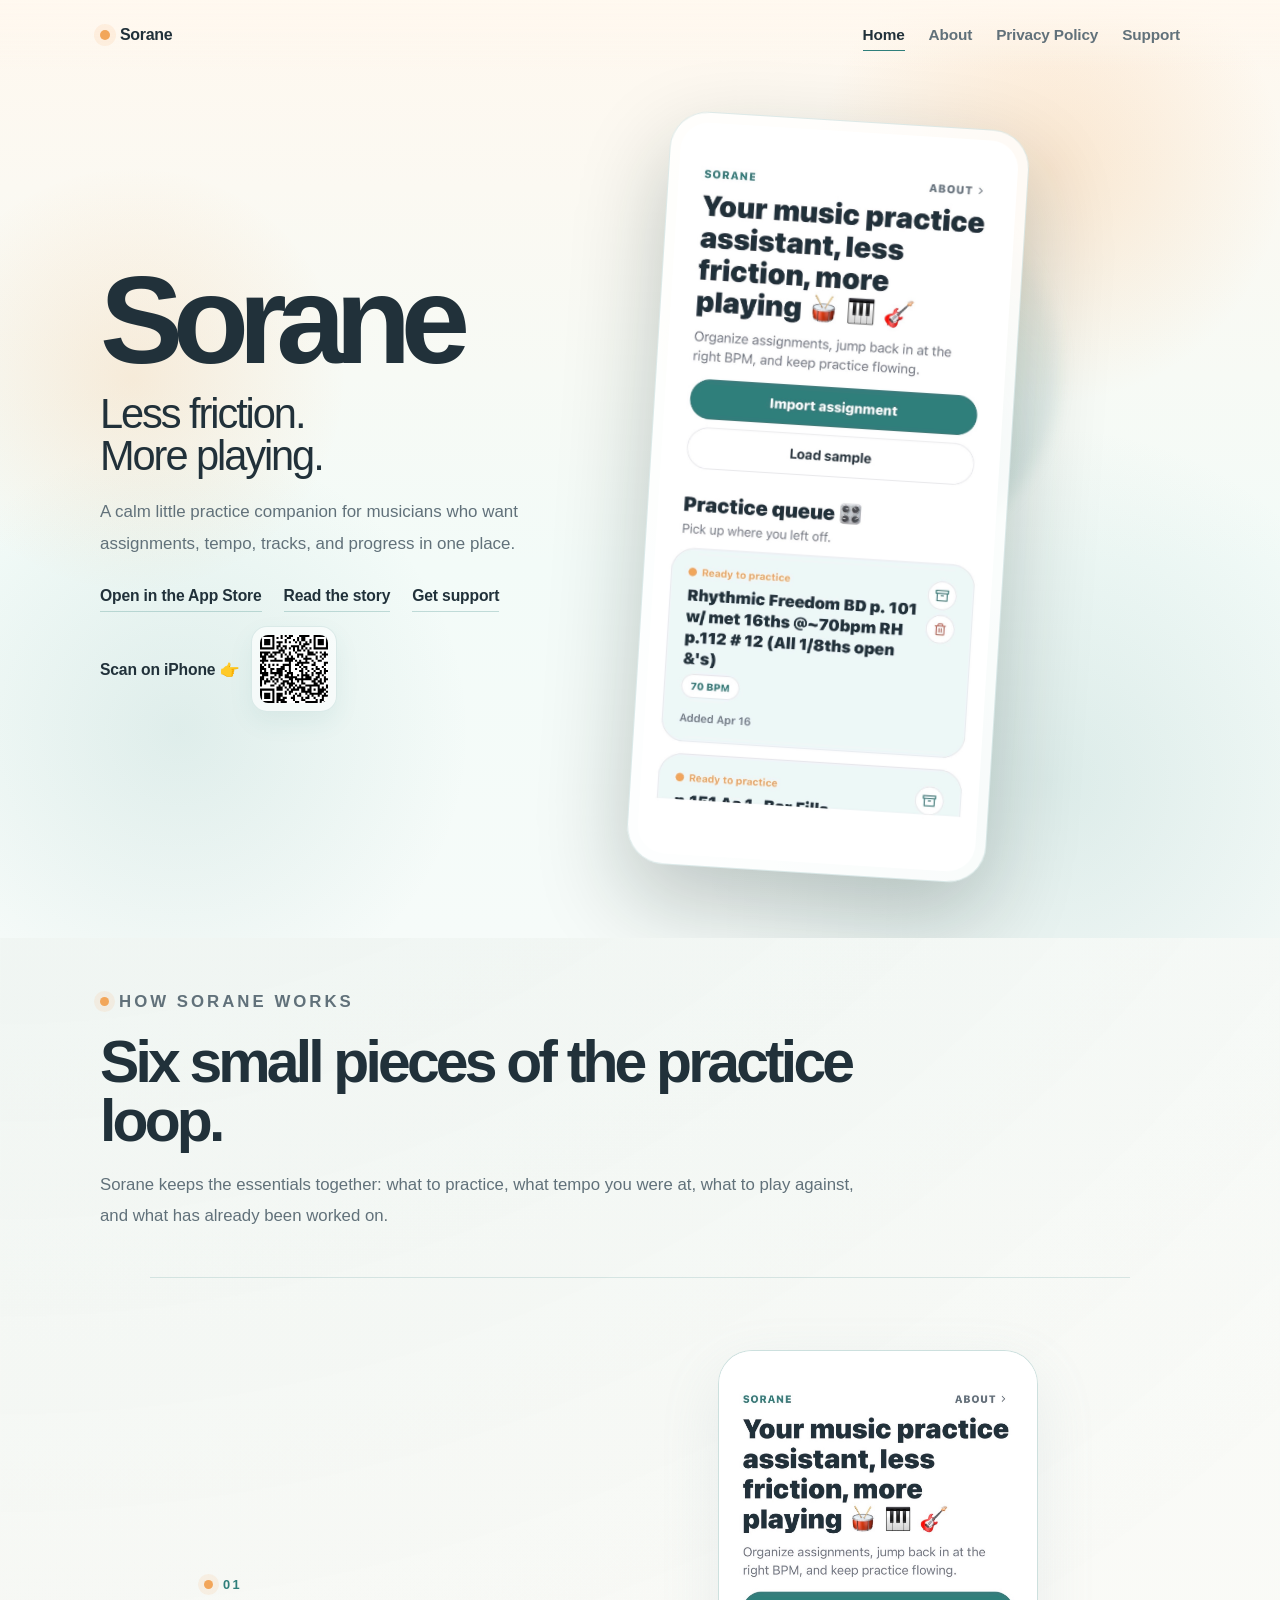
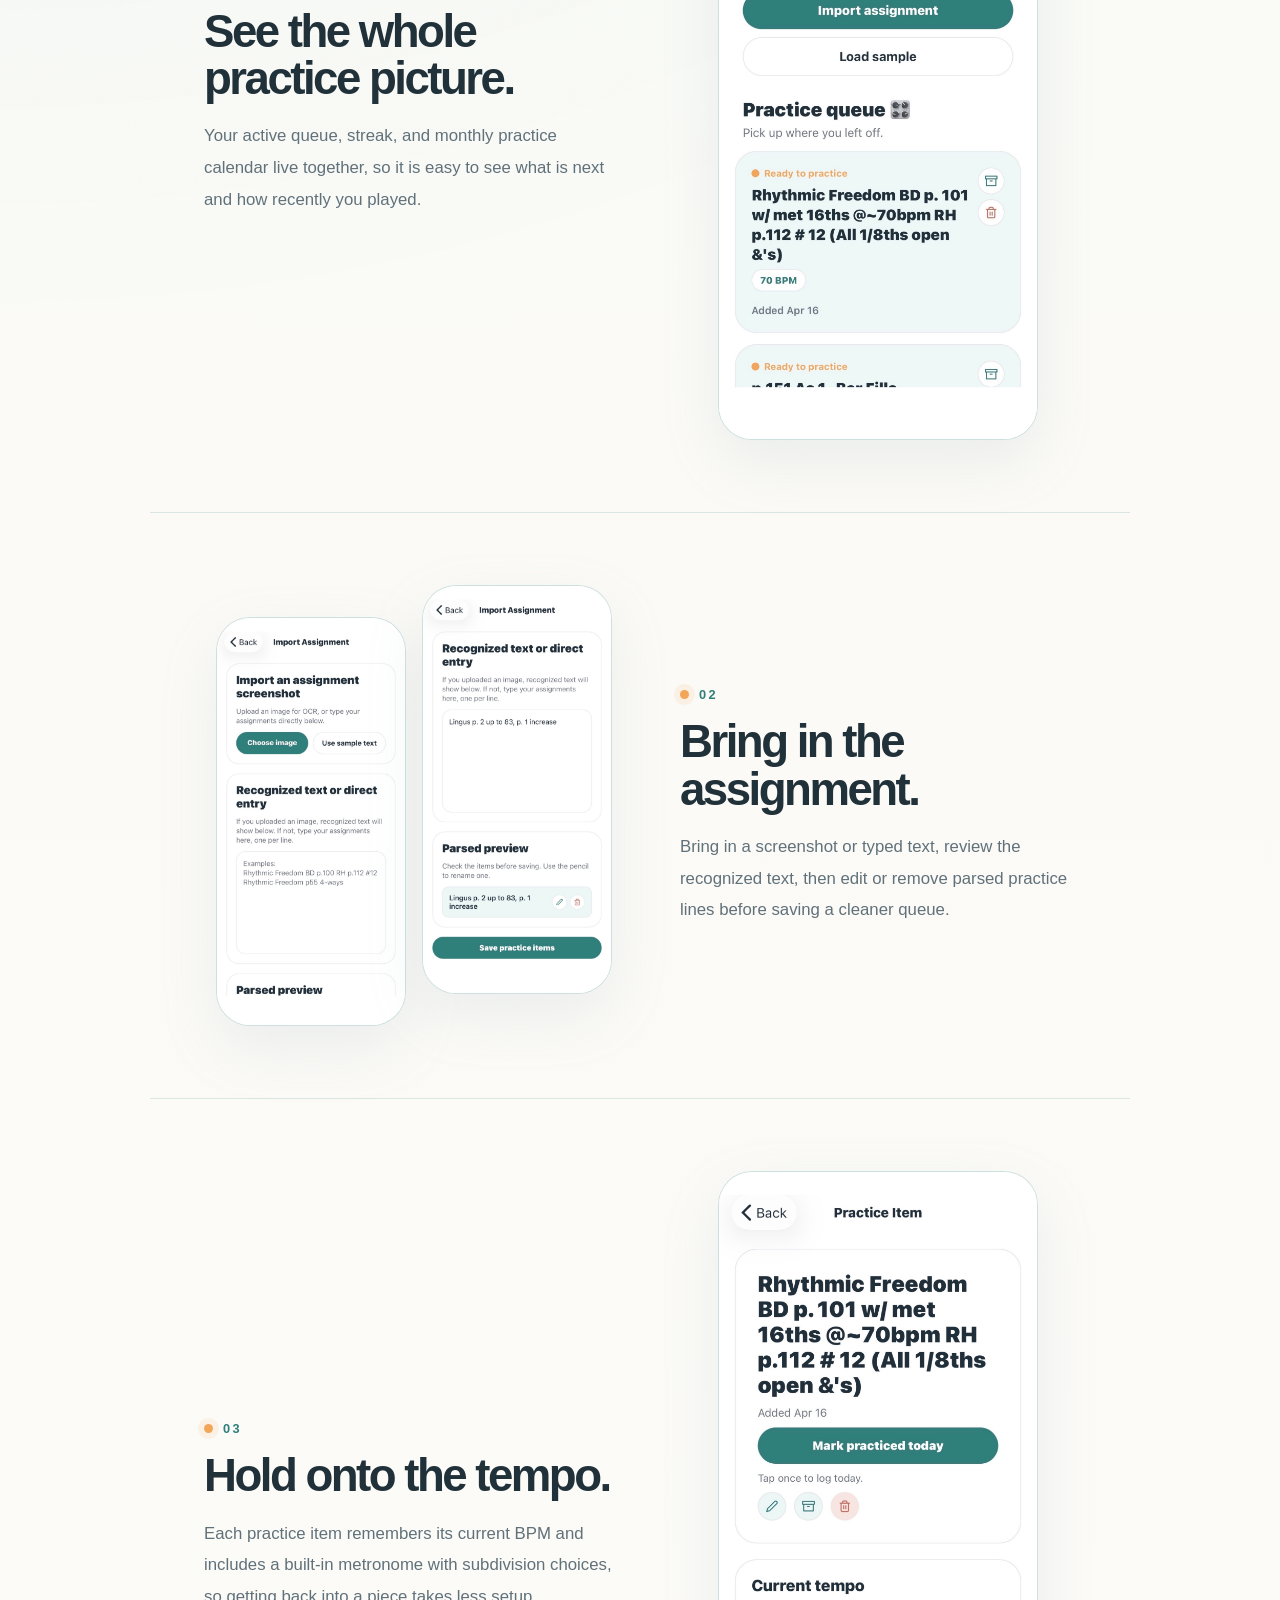
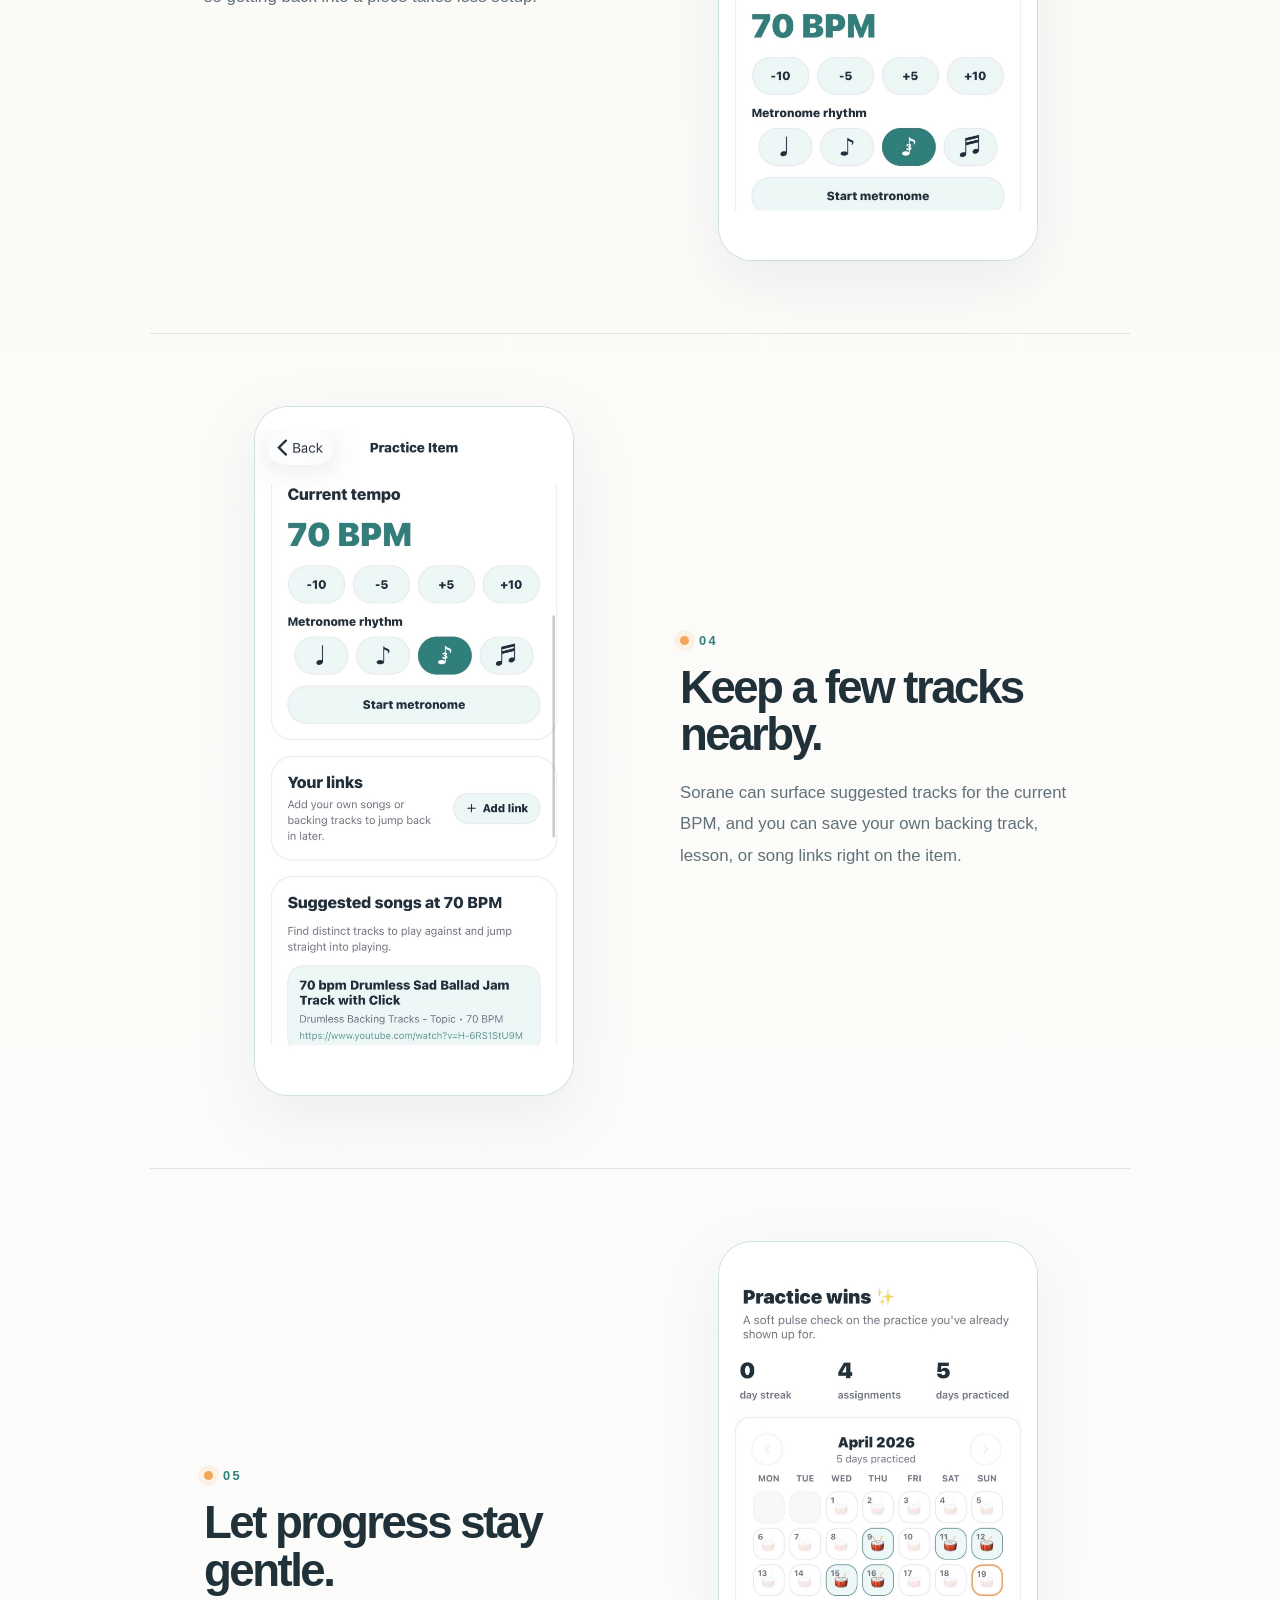
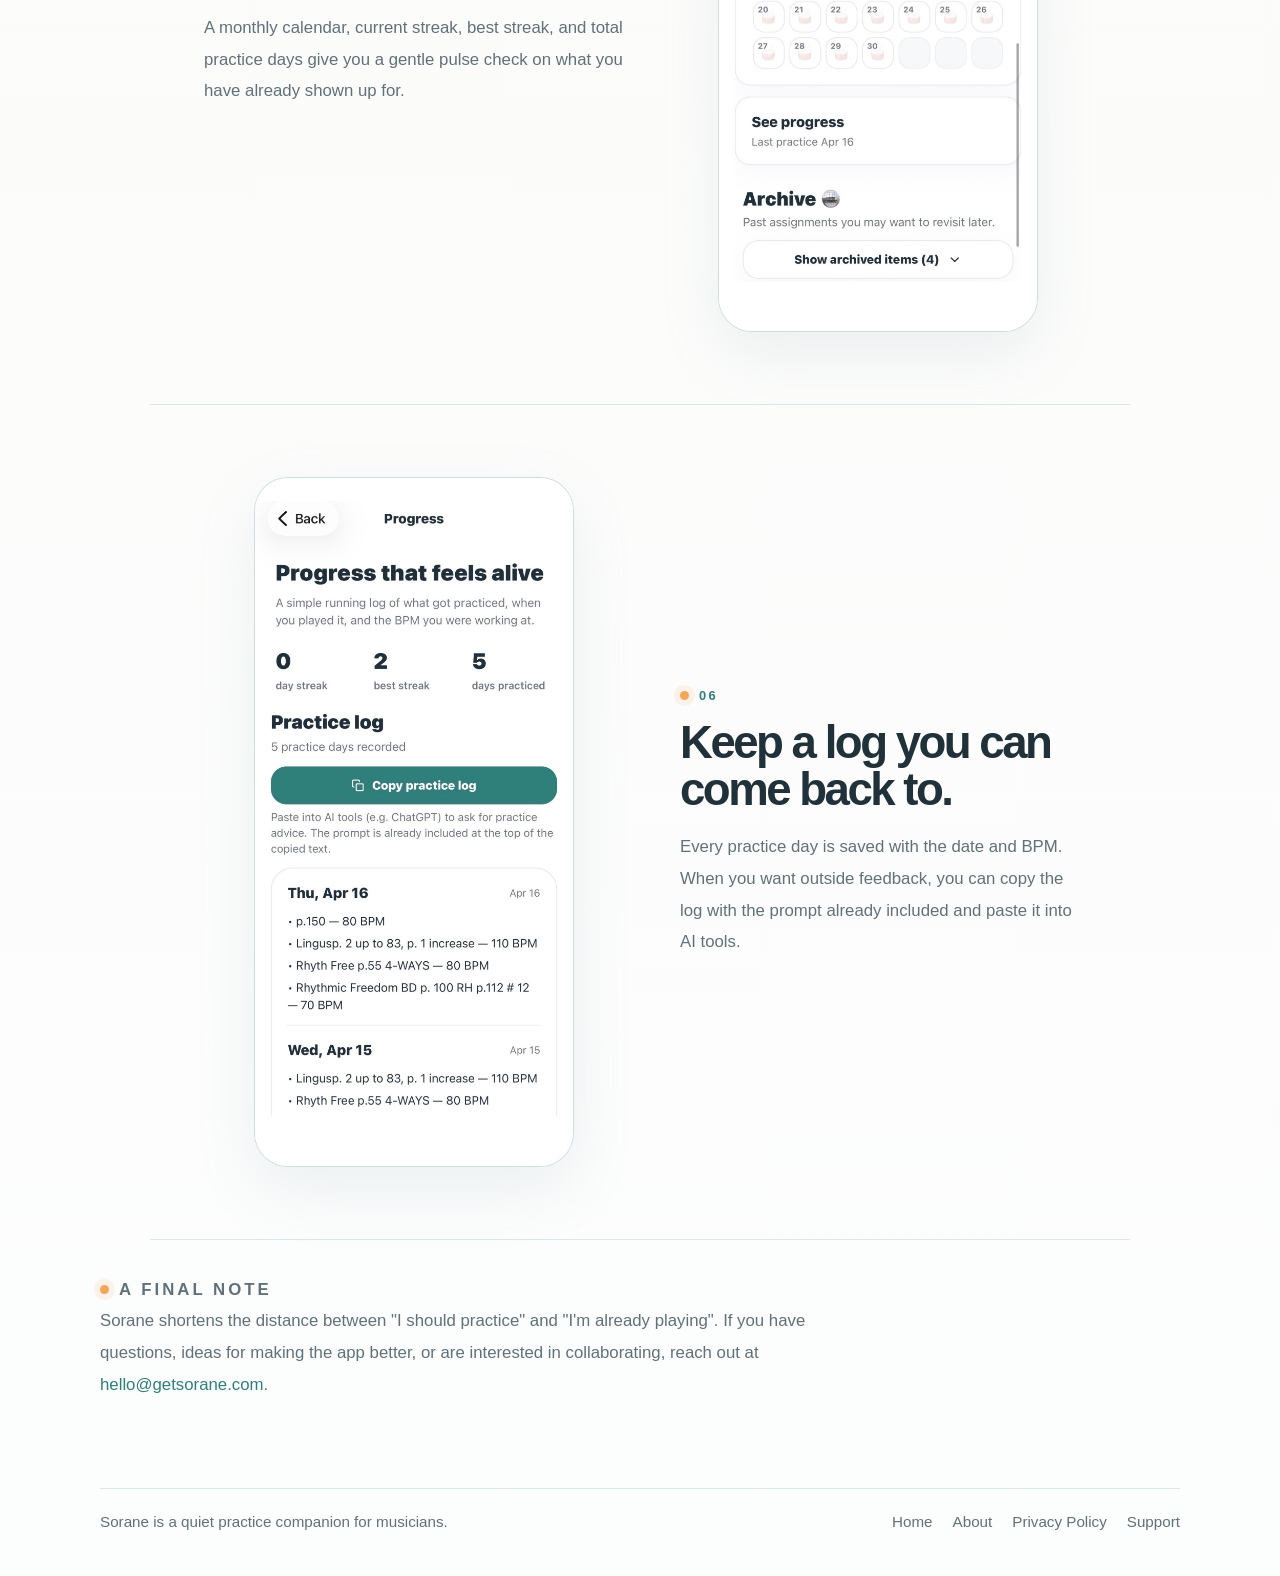
<file: index.html>
<!doctype html>
<html lang="en">
  <head>
    <meta charset="utf-8" />
    <meta name="viewport" content="width=device-width, initial-scale=1" />
    <title>Sorane | Less Friction. More Playing.</title>
    <meta
      name="description"
      content="Sorane is a local-first iPhone practice companion for musicians who want assignments, BPM context, tracks, and progress in one calm place."
    />
    <link rel="stylesheet" href="./styles.css?v=20260624-2" />
    <script src="./site.js?v=20260624-2" defer></script>
  </head>
  <body class="home-page">
    <header class="topbar">
      <div class="site-shell">
        <div class="nav-card">
          <a class="brand" href="./index.html">
            <span class="brand-mark" aria-hidden="true"></span>
            <span>Sorane</span>
          </a>
          <nav class="nav-links" aria-label="Primary">
            <a class="nav-link" href="./index.html" aria-current="page">Home</a>
            <a class="nav-link" href="./about.html">About</a>
            <a class="nav-link" href="./privacy.html">Privacy Policy</a>
            <a class="nav-link" href="./support.html">Support</a>
          </nav>
        </div>
      </div>
    </header>

    <main>
      <section class="poster-hero">
        <div class="poster-hero-inner">
          <div class="poster-copy">
            <h1 class="hero-name">Sorane</h1>
            <p class="hero-tagline">Less friction. More playing.</p>
            <p class="hero-copy">
              A calm little practice companion for musicians who want assignments, tempo, tracks,
              and progress in one place.
            </p>
            <p class="hero-links">
              <a href="https://apps.apple.com/us/app/sorane-music-practice/id6761887456?uo=4">Open in the App Store</a>
              <a href="./about.html">Read the story</a>
              <a href="./support.html">Get support</a>
              <span class="hero-qr-link" aria-label="Scan QR code on iPhone">
                <span class="hero-qr-label">Scan on iPhone <span aria-hidden="true">👉</span></span>
                <span class="hero-qr-tile">
                  <img
                    src="./Assets/app-store-qr.svg"
                    width="78"
                    height="78"
                    alt="QR code for Sorane on the App Store"
                  />
                </span>
              </span>
            </p>
          </div>

          <div class="poster-visual" aria-hidden="true">
            <div class="poster-glow"></div>
            <figure class="poster-shot">
              <img src="./Assets/app-store-connect-1242x2688/home_header_1.jpg" alt="" />
            </figure>
          </div>
        </div>
      </section>

      <div class="site-shell page">
        <section class="story-intro" data-reveal>
          <p class="section-kicker">How Sorane works</p>
          <h2>Six small pieces of the practice loop.</h2>
          <p>
            Sorane keeps the essentials together: what to practice, what tempo you were at, what
            to play against, and what has already been worked on.
          </p>
        </section>

        <div class="feature-track">
          <section class="feature-block" data-reveal>
            <div class="feature-copy">
              <p class="feature-number">01</p>
              <h3 class="feature-title">See the whole practice picture.</h3>
              <p class="feature-text">
                Your active queue, streak, and monthly practice calendar live together, so it is
                easy to see what is next and how recently you played.
              </p>
            </div>
            <div class="feature-visual">
              <figure class="screenshot">
                <img
                  src="./Assets/app-store-connect-1242x2688/home_header_1.jpg"
                  alt="Sorane home screen showing the practice queue, streak, and practice calendar."
                  loading="lazy"
                />
              </figure>
            </div>
          </section>

          <section class="feature-block reverse" data-reveal>
            <div class="feature-copy">
              <p class="feature-number">02</p>
              <h3 class="feature-title">Bring in the assignment.</h3>
              <p class="feature-text">
                Bring in a screenshot or typed text, review the recognized text, then edit or
                remove parsed practice lines before saving a cleaner queue.
              </p>
            </div>
            <div class="feature-visual">
              <div class="screenshot-pair">
                <figure class="screenshot">
                  <img
                    src="./Assets/app-store-connect-1242x2688/import_assignment_2.jpg"
                    alt="Sorane import screen showing OCR text review and parsed practice items."
                    loading="lazy"
                  />
                </figure>
                <figure class="screenshot">
                  <img
                    src="./Assets/app-store-connect-1242x2688/backup_import_assignment.jpg"
                    alt="Sorane import screen with typed assignment text ready to save."
                    loading="lazy"
                  />
                </figure>
              </div>
            </div>
          </section>

          <section class="feature-block" data-reveal>
            <div class="feature-copy">
              <p class="feature-number">03</p>
              <h3 class="feature-title">Hold onto the tempo.</h3>
              <p class="feature-text">
                Each practice item remembers its current BPM and includes a built-in metronome with
                subdivision choices, so getting back into a piece takes less setup.
              </p>
            </div>
            <div class="feature-visual">
              <figure class="screenshot">
                <img
                  src="./Assets/app-store-connect-1242x2688/metronome_3.jpg"
                  alt="Sorane practice item screen with BPM controls and built-in metronome."
                  loading="lazy"
                />
              </figure>
            </div>
          </section>

          <section class="feature-block reverse" data-reveal>
            <div class="feature-copy">
              <p class="feature-number">04</p>
              <h3 class="feature-title">Keep a few tracks nearby.</h3>
              <p class="feature-text">
                Sorane can surface suggested tracks for the current BPM, and you can save your own
                backing track, lesson, or song links right on the item.
              </p>
            </div>
            <div class="feature-visual">
              <figure class="screenshot">
                <img
                  src="./Assets/app-store-connect-1242x2688/suggested_songs_4.jpg"
                  alt="Sorane practice item screen showing suggested songs and saved practice links."
                  loading="lazy"
                />
              </figure>
            </div>
          </section>

          <section class="feature-block" data-reveal>
            <div class="feature-copy">
              <p class="feature-number">05</p>
              <h3 class="feature-title">Let progress stay gentle.</h3>
              <p class="feature-text">
                A monthly calendar, current streak, best streak, and total practice days give you a
                gentle pulse check on what you have already shown up for.
              </p>
            </div>
            <div class="feature-visual">
              <figure class="screenshot">
                <img
                  src="./Assets/app-store-connect-1242x2688/track_progress_5.jpg"
                  alt="Sorane progress screen showing streaks, practice totals, and the calendar log."
                  loading="lazy"
                />
              </figure>
            </div>
          </section>

          <section class="feature-block reverse" data-reveal>
            <div class="feature-copy">
              <p class="feature-number">06</p>
              <h3 class="feature-title">Keep a log you can come back to.</h3>
              <p class="feature-text">
                Every practice day is saved with the date and BPM. When you want outside feedback,
                you can copy the log with the prompt already included and paste it into AI tools.
              </p>
            </div>
            <div class="feature-visual">
              <figure class="screenshot">
                <img
                  src="./Assets/app-store-connect-1242x2688/practice_log_6.jpg"
                  alt="Sorane practice log screen showing dated entries and a copy practice log action."
                  loading="lazy"
                />
              </figure>
            </div>
          </section>
        </div>

        <section class="closing-note" data-reveal>
          <p class="section-kicker">A final note</p>
          <p>
            Sorane shortens the distance between "I should practice" and "I&apos;m already
            playing". If you have questions, ideas for making the app better, or are interested in
            collaborating, reach out at
            <a href="mailto:hello@getsorane.com">hello@getsorane.com</a>.
          </p>
        </section>
      </div>
    </main>

    <footer class="site-shell footer">
      <p>Sorane is a quiet practice companion for musicians.</p>
      <div class="footer-links">
        <a href="./index.html">Home</a>
        <a href="./about.html">About</a>
        <a href="./privacy.html">Privacy Policy</a>
        <a href="./support.html">Support</a>
      </div>
    </footer>
  </body>
</html>
</file>
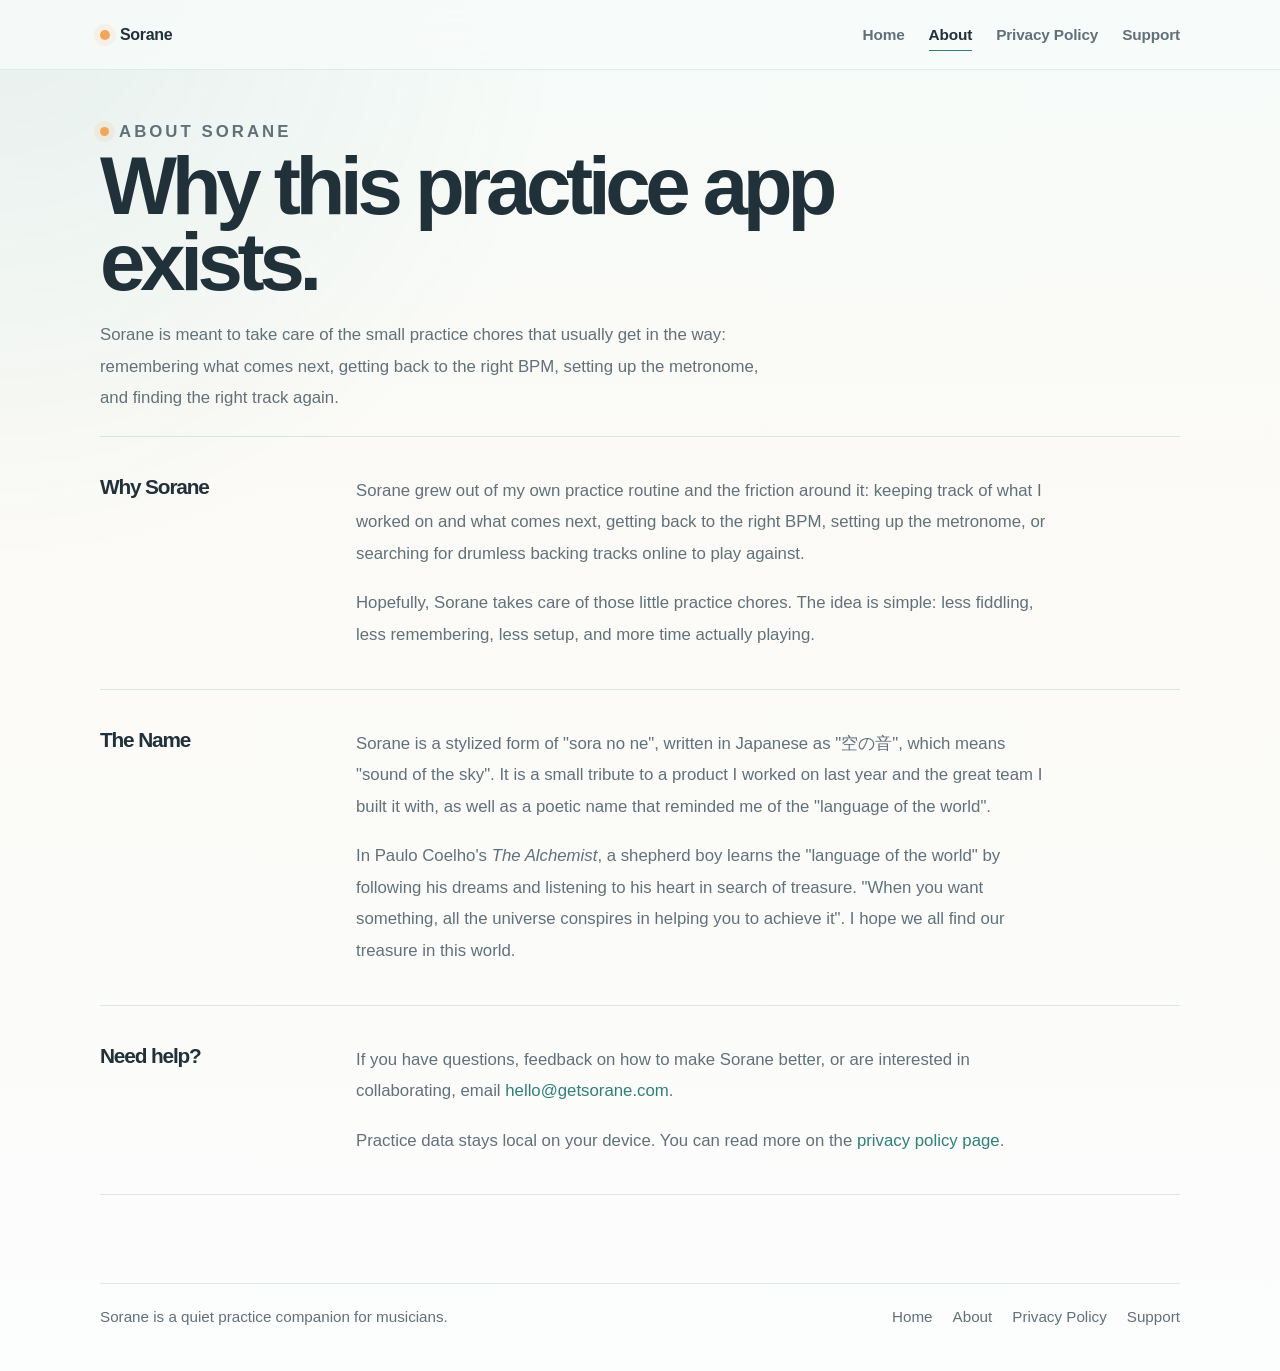
<file: about.html>
<!doctype html>
<html lang="en">
  <head>
    <meta charset="utf-8" />
    <meta name="viewport" content="width=device-width, initial-scale=1" />
    <title>About Sorane</title>
    <meta name="description" content="Learn why Sorane exists and where the name comes from." />
    <link rel="stylesheet" href="./styles.css?v=20260623-1" />
    <script src="./site.js?v=20260623-1" defer></script>
  </head>
  <body>
    <header class="topbar">
      <div class="site-shell">
        <div class="nav-card">
          <a class="brand" href="./index.html">
            <span class="brand-mark" aria-hidden="true"></span>
            <span>Sorane</span>
          </a>
          <nav class="nav-links" aria-label="Primary">
            <a class="nav-link" href="./index.html">Home</a>
            <a class="nav-link" href="./about.html" aria-current="page">About</a>
            <a class="nav-link" href="./privacy.html">Privacy Policy</a>
            <a class="nav-link" href="./support.html">Support</a>
          </nav>
        </div>
      </div>
    </header>

    <main class="page">
      <div class="site-shell">
        <section class="page-header" data-reveal>
          <p class="page-kicker">About Sorane</p>
          <h1>Why this practice app exists.</h1>
          <p>
            Sorane is meant to take care of the small practice chores that usually get in the way:
            remembering what comes next, getting back to the right BPM, setting up the metronome,
            and finding the right track again.
          </p>
        </section>

        <div class="article-rail">
          <section class="article-section" data-reveal>
            <h2 class="article-heading">Why Sorane</h2>
            <div class="article-body">
              <p>
                Sorane grew out of my own practice routine and the friction around it: keeping
                track of what I worked on and what comes next, getting back to the right BPM,
                setting up the metronome, or searching for drumless backing tracks online to play
                against.
              </p>
              <p>
                Hopefully, Sorane takes care of those little practice chores. The idea is simple:
                less fiddling, less remembering, less setup, and more time actually playing.
              </p>
            </div>
          </section>

          <section class="article-section" data-reveal>
            <h2 class="article-heading">The Name</h2>
            <div class="article-body">
              <p>
                Sorane is a stylized form of "sora no ne", written in Japanese as
                <span lang="ja">"空の音"</span>, which means "sound of the sky". It is a small
                tribute to a product I worked on last year and the great team I built it with, as
                well as a poetic name that reminded me of the "language of the world".
              </p>
              <p>
                In Paulo Coelho&apos;s <em>The Alchemist</em>, a shepherd boy learns the "language
                of the world" by following his dreams and listening to his heart in search of
                treasure. "When you want something, all the universe conspires in helping you to
                achieve it". I hope we all find our treasure in this world.
              </p>
            </div>
          </section>

          <section class="article-section" data-reveal>
            <h2 class="article-heading">Need help?</h2>
            <div class="article-body">
              <p>
                If you have questions, feedback on how to make Sorane better, or are interested in
                collaborating, email
                <a class="text-link" href="mailto:hello@getsorane.com">hello@getsorane.com</a>.
              </p>
              <p>
                Practice data stays local on your device. You can read more on the
                <a class="text-link" href="./privacy.html">privacy policy page</a>.
              </p>
            </div>
          </section>
        </div>
      </div>
    </main>

    <footer class="site-shell footer">
      <p>Sorane is a quiet practice companion for musicians.</p>
      <div class="footer-links">
        <a href="./index.html">Home</a>
        <a href="./about.html">About</a>
        <a href="./privacy.html">Privacy Policy</a>
        <a href="./support.html">Support</a>
      </div>
    </footer>
  </body>
</html>
</file>
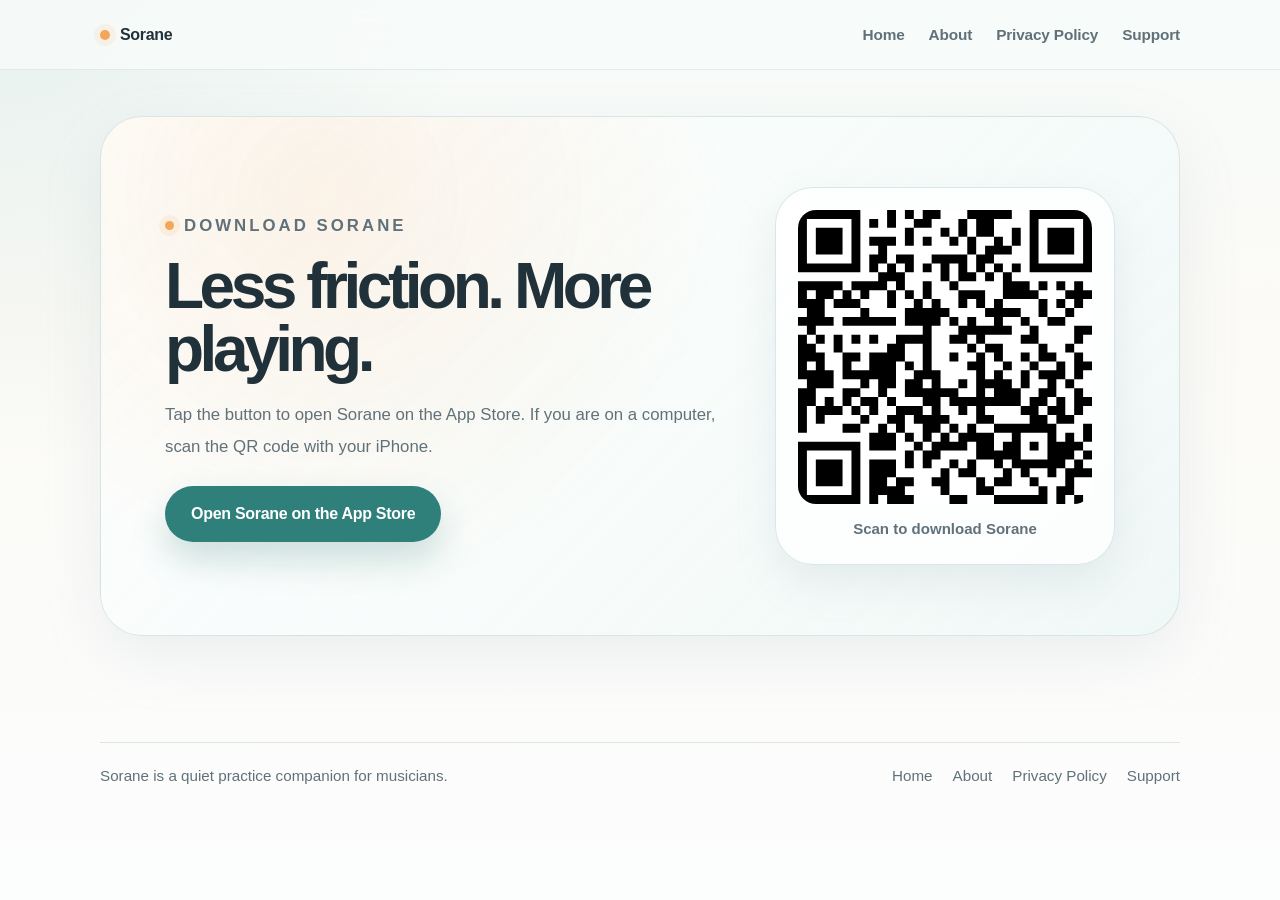
<file: download.html>
<!doctype html>
<html lang="en">
  <head>
    <meta charset="utf-8" />
    <meta name="viewport" content="width=device-width, initial-scale=1" />
    <title>Download Sorane</title>
    <meta
      name="description"
      content="Download Sorane, a calm iPhone music practice companion, from the App Store."
    />
    <meta http-equiv="refresh" content="8; url=https://apps.apple.com/us/app/sorane-music-practice/id6761887456?uo=4" />
    <link rel="canonical" href="https://apps.apple.com/us/app/sorane-music-practice/id6761887456?uo=4" />
    <link rel="stylesheet" href="./styles.css?v=20260623-1" />
    <script src="./site.js?v=20260623-1" defer></script>
  </head>
  <body>
    <header class="topbar">
      <div class="site-shell">
        <div class="nav-card">
          <a class="brand" href="./index.html">
            <span class="brand-mark" aria-hidden="true"></span>
            <span>Sorane</span>
          </a>
          <nav class="nav-links" aria-label="Primary">
            <a class="nav-link" href="./index.html">Home</a>
            <a class="nav-link" href="./about.html">About</a>
            <a class="nav-link" href="./privacy.html">Privacy Policy</a>
            <a class="nav-link" href="./support.html">Support</a>
          </nav>
        </div>
      </div>
    </header>

    <main class="page">
      <div class="site-shell">
        <section class="download-page" data-reveal>
          <div class="download-copy">
            <p class="page-kicker">Download Sorane</p>
            <h1>Less friction. More playing.</h1>
            <p>
              Tap the button to open Sorane on the App Store. If you are on a computer, scan the QR
              code with your iPhone.
            </p>
            <a class="store-cta" href="https://apps.apple.com/us/app/sorane-music-practice/id6761887456?uo=4">
              Open Sorane on the App Store
            </a>
          </div>
          <div class="download-qr-card download-qr-card-large" aria-label="QR code linking to Sorane on the App Store">
            <img src="./Assets/app-store-qr.svg" alt="QR code for Sorane on the App Store" />
            <p>Scan to download Sorane</p>
          </div>
        </section>
      </div>
    </main>

    <footer class="site-shell footer">
      <p>Sorane is a quiet practice companion for musicians.</p>
      <div class="footer-links">
        <a href="./index.html">Home</a>
        <a href="./about.html">About</a>
        <a href="./privacy.html">Privacy Policy</a>
        <a href="./support.html">Support</a>
      </div>
    </footer>
  </body>
</html>
</file>
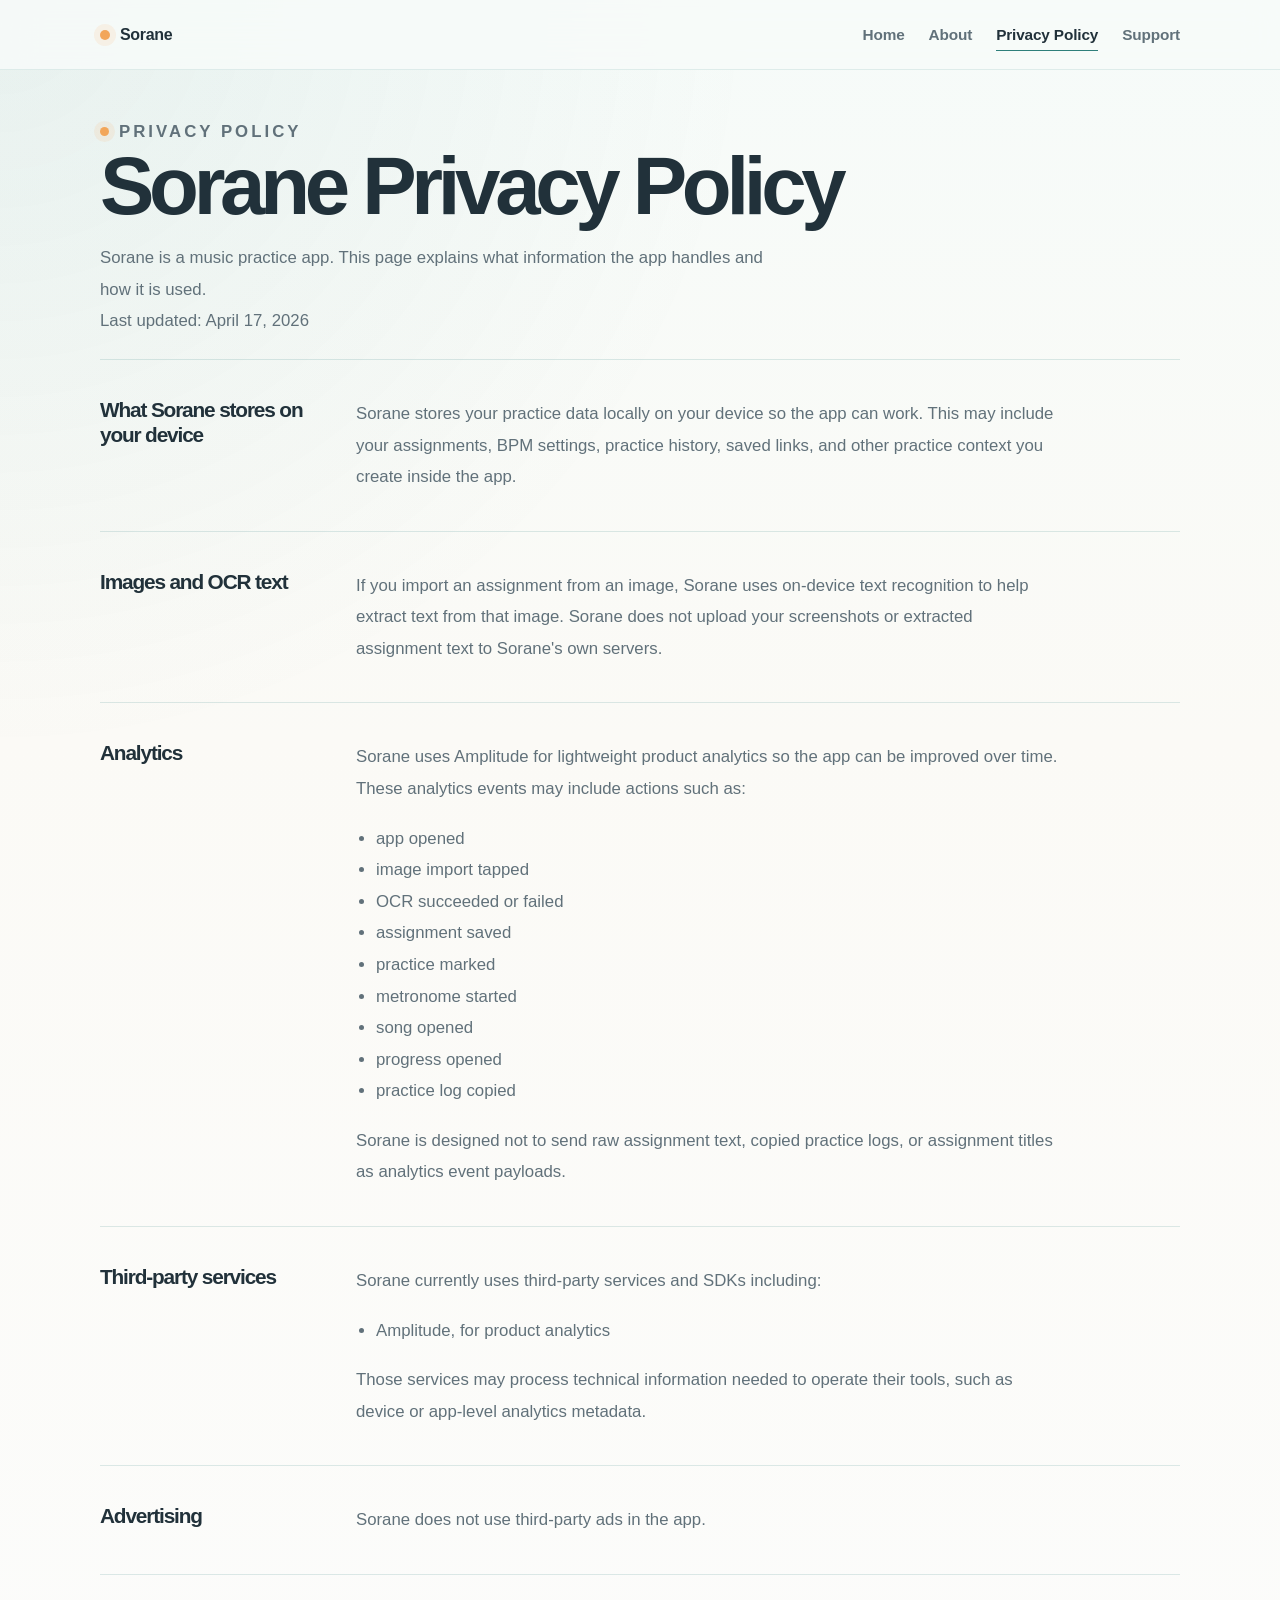
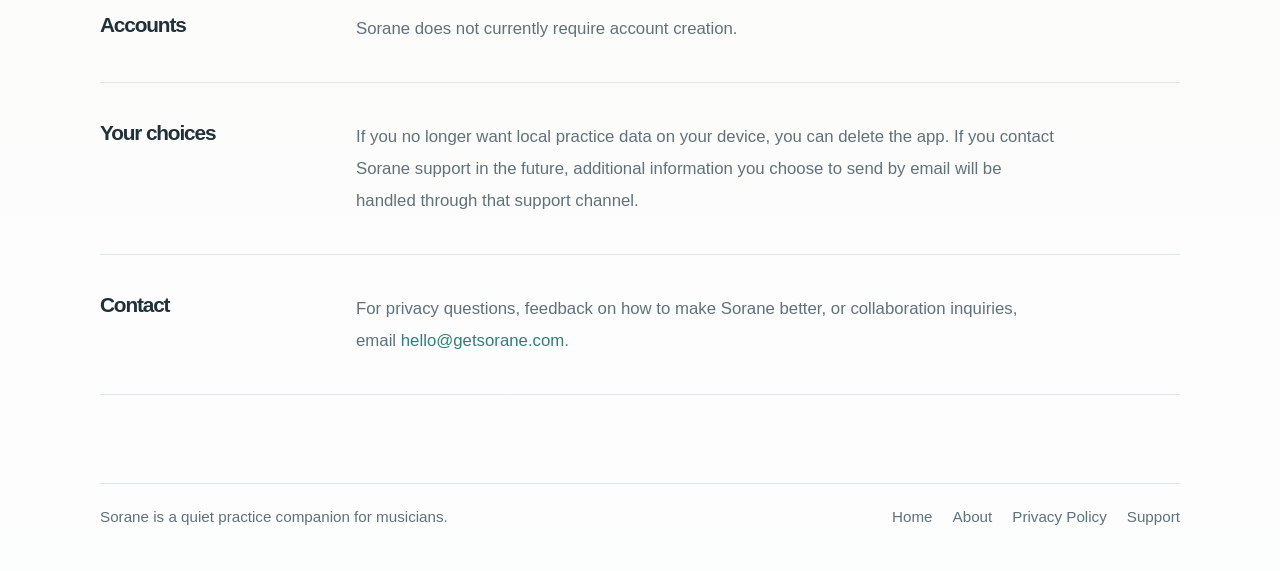
<file: privacy.html>
<!doctype html>
<html lang="en">
  <head>
    <meta charset="utf-8" />
    <meta name="viewport" content="width=device-width, initial-scale=1" />
    <title>Sorane Privacy Policy</title>
    <meta
      name="description"
      content="Read how Sorane handles practice data, OCR imports, analytics, and support contact."
    />
    <link rel="stylesheet" href="./styles.css?v=20260623-1" />
    <script src="./site.js?v=20260623-1" defer></script>
  </head>
  <body>
    <header class="topbar">
      <div class="site-shell">
        <div class="nav-card">
          <a class="brand" href="./index.html">
            <span class="brand-mark" aria-hidden="true"></span>
            <span>Sorane</span>
          </a>
          <nav class="nav-links" aria-label="Primary">
            <a class="nav-link" href="./index.html">Home</a>
            <a class="nav-link" href="./about.html">About</a>
            <a class="nav-link" href="./privacy.html" aria-current="page">Privacy Policy</a>
            <a class="nav-link" href="./support.html">Support</a>
          </nav>
        </div>
      </div>
    </header>

    <main class="page">
      <div class="site-shell">
        <section class="page-header" data-reveal>
          <p class="page-kicker">Privacy Policy</p>
          <h1>Sorane Privacy Policy</h1>
          <p>
            Sorane is a music practice app. This page explains what information the app handles and
            how it is used.
          </p>
          <p class="meta-line">Last updated: April 17, 2026</p>
        </section>

        <div class="article-rail">
          <section class="article-section" data-reveal>
            <h2 class="article-heading">What Sorane stores on your device</h2>
            <div class="article-body">
              <p>
                Sorane stores your practice data locally on your device so the app can work. This
                may include your assignments, BPM settings, practice history, saved links, and
                other practice context you create inside the app.
              </p>
            </div>
          </section>

          <section class="article-section" data-reveal>
            <h2 class="article-heading">Images and OCR text</h2>
            <div class="article-body">
              <p>
                If you import an assignment from an image, Sorane uses on-device text recognition
                to help extract text from that image. Sorane does not upload your screenshots or
                extracted assignment text to Sorane&apos;s own servers.
              </p>
            </div>
          </section>

          <section class="article-section" data-reveal>
            <h2 class="article-heading">Analytics</h2>
            <div class="article-body">
              <p>
                Sorane uses Amplitude for lightweight product analytics so the app can be improved
                over time. These analytics events may include actions such as:
              </p>
              <ul>
                <li>app opened</li>
                <li>image import tapped</li>
                <li>OCR succeeded or failed</li>
                <li>assignment saved</li>
                <li>practice marked</li>
                <li>metronome started</li>
                <li>song opened</li>
                <li>progress opened</li>
                <li>practice log copied</li>
              </ul>
              <p>
                Sorane is designed not to send raw assignment text, copied practice logs, or
                assignment titles as analytics event payloads.
              </p>
            </div>
          </section>

          <section class="article-section" data-reveal>
            <h2 class="article-heading">Third-party services</h2>
            <div class="article-body">
              <p>Sorane currently uses third-party services and SDKs including:</p>
              <ul>
                <li>Amplitude, for product analytics</li>
              </ul>
              <p>
                Those services may process technical information needed to operate their tools, such
                as device or app-level analytics metadata.
              </p>
            </div>
          </section>

          <section class="article-section" data-reveal>
            <h2 class="article-heading">Advertising</h2>
            <div class="article-body">
              <p>Sorane does not use third-party ads in the app.</p>
            </div>
          </section>

          <section class="article-section" data-reveal>
            <h2 class="article-heading">Accounts</h2>
            <div class="article-body">
              <p>Sorane does not currently require account creation.</p>
            </div>
          </section>

          <section class="article-section" data-reveal>
            <h2 class="article-heading">Your choices</h2>
            <div class="article-body">
              <p>
                If you no longer want local practice data on your device, you can delete the app.
                If you contact Sorane support in the future, additional information you choose to
                send by email will be handled through that support channel.
              </p>
            </div>
          </section>

          <section class="article-section" data-reveal>
            <h2 class="article-heading">Contact</h2>
            <div class="article-body">
              <p>
                For privacy questions, feedback on how to make Sorane better, or collaboration
                inquiries, email
                <a class="text-link" href="mailto:hello@getsorane.com">hello@getsorane.com</a>.
              </p>
            </div>
          </section>
        </div>
      </div>
    </main>

    <footer class="site-shell footer">
      <p>Sorane is a quiet practice companion for musicians.</p>
      <div class="footer-links">
        <a href="./index.html">Home</a>
        <a href="./about.html">About</a>
        <a href="./privacy.html">Privacy Policy</a>
        <a href="./support.html">Support</a>
      </div>
    </footer>
  </body>
</html>
</file>
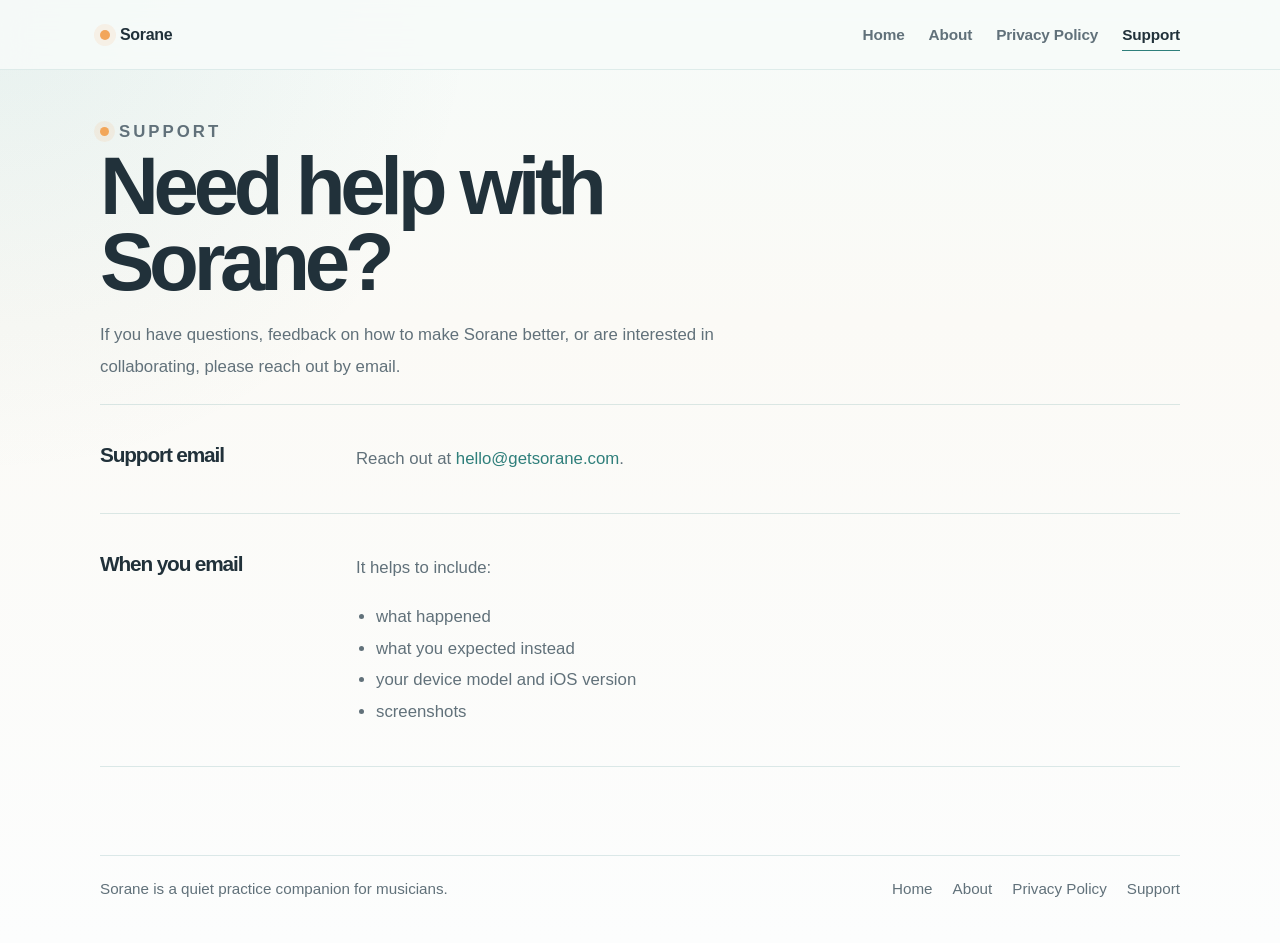
<file: support.html>
<!doctype html>
<html lang="en">
  <head>
    <meta charset="utf-8" />
    <meta name="viewport" content="width=device-width, initial-scale=1" />
    <title>Sorane Support</title>
    <meta name="description" content="Contact Sorane support for bug reports, feedback, and help." />
    <link rel="stylesheet" href="./styles.css?v=20260623-1" />
    <script src="./site.js?v=20260623-1" defer></script>
  </head>
  <body>
    <header class="topbar">
      <div class="site-shell">
        <div class="nav-card">
          <a class="brand" href="./index.html">
            <span class="brand-mark" aria-hidden="true"></span>
            <span>Sorane</span>
          </a>
          <nav class="nav-links" aria-label="Primary">
            <a class="nav-link" href="./index.html">Home</a>
            <a class="nav-link" href="./about.html">About</a>
            <a class="nav-link" href="./privacy.html">Privacy Policy</a>
            <a class="nav-link" href="./support.html" aria-current="page">Support</a>
          </nav>
        </div>
      </div>
    </header>

    <main class="page">
      <div class="site-shell">
        <section class="page-header" data-reveal>
          <p class="page-kicker">Support</p>
          <h1>Need help with Sorane?</h1>
          <p>
            If you have questions, feedback on how to make Sorane better, or are interested in
            collaborating, please reach out by email.
          </p>
        </section>

        <div class="article-rail">
          <section class="article-section" data-reveal>
            <h2 class="article-heading">Support email</h2>
            <div class="article-body">
              <p>
                Reach out at
                <a class="text-link" href="mailto:hello@getsorane.com">hello@getsorane.com</a>.
              </p>
            </div>
          </section>

          <section class="article-section" data-reveal>
            <h2 class="article-heading">When you email</h2>
            <div class="article-body">
              <p>It helps to include:</p>
              <ul>
                <li>what happened</li>
                <li>what you expected instead</li>
                <li>your device model and iOS version</li>
                <li>screenshots</li>
              </ul>
            </div>
          </section>
        </div>
      </div>
    </main>

    <footer class="site-shell footer">
      <p>Sorane is a quiet practice companion for musicians.</p>
      <div class="footer-links">
        <a href="./index.html">Home</a>
        <a href="./about.html">About</a>
        <a href="./privacy.html">Privacy Policy</a>
        <a href="./support.html">Support</a>
      </div>
    </footer>
  </body>
</html>
</file>
<file: styles.css>
:root {
  --bg: #fbfaf6;
  --bg-soft: #f6fbf9;
  --paper: rgba(255, 255, 255, 0.74);
  --accent: #2f7f7b;
  --accent-soft: #5b9b97;
  --accent-faint: #edf7f6;
  --accent-warm: #f2a65a;
  --cream: #fff8ef;
  --text: #21313a;
  --muted: #61717a;
  --muted-soft: #6f7782;
  --line: rgba(47, 127, 123, 0.16);
  --line-strong: rgba(47, 127, 123, 0.24);
  --shadow-soft: 0 22px 60px rgba(143, 160, 175, 0.14);
  --shadow-hero: 0 36px 90px rgba(10, 28, 27, 0.24);
  --site-width: 1080px;
  --copy-width: 42rem;
  --ease-out: cubic-bezier(0.22, 1, 0.36, 1);
}

* {
  box-sizing: border-box;
}

html {
  background: var(--bg);
}

body {
  margin: 0;
  min-height: 100vh;
  color: var(--text);
  font-family:
    "SF Pro Display",
    "SF Pro Text",
    -apple-system,
    BlinkMacSystemFont,
    "Segoe UI",
    sans-serif;
  background:
    radial-gradient(circle at top left, rgba(47, 127, 123, 0.08), transparent 30%),
    linear-gradient(180deg, var(--bg-soft) 0%, var(--bg) 34%, #fcfdfd 100%);
}

a {
  color: inherit;
}

img {
  display: block;
  max-width: 100%;
}

figure {
  margin: 0;
}

.site-shell {
  width: min(calc(100% - 40px), var(--site-width));
  margin: 0 auto;
}

.topbar {
  position: relative;
  z-index: 20;
  border-bottom: 1px solid rgba(47, 127, 123, 0.12);
  background: rgba(247, 251, 250, 0.86);
  backdrop-filter: blur(16px);
}

.home-page .topbar {
  position: absolute;
  inset: 0 0 auto 0;
  border-bottom: none;
  background: linear-gradient(180deg, rgba(255, 248, 239, 0.92), rgba(255, 248, 239, 0));
  backdrop-filter: none;
}

.nav-card {
  display: flex;
  align-items: center;
  justify-content: space-between;
  gap: 28px;
  padding: 18px 0;
}

.brand {
  display: inline-flex;
  align-items: center;
  gap: 10px;
  color: var(--text);
  font-size: 1rem;
  font-weight: 700;
  letter-spacing: -0.02em;
  text-decoration: none;
}

.brand-mark {
  width: 10px;
  height: 10px;
  border-radius: 999px;
  background: var(--accent-warm);
  box-shadow: 0 0 0 6px rgba(242, 166, 90, 0.12);
}

.nav-links {
  display: flex;
  flex-wrap: wrap;
  gap: 24px;
}

.nav-link {
  padding: 8px 0 6px;
  border-bottom: 1px solid transparent;
  color: var(--muted);
  font-size: 0.96rem;
  font-weight: 600;
  letter-spacing: -0.01em;
  text-decoration: none;
  transition:
    color 180ms ease,
    border-color 180ms ease;
}

.nav-link:hover,
.nav-link:focus-visible {
  color: var(--accent);
  outline: none;
}

.nav-link[aria-current="page"] {
  color: var(--text);
  border-color: var(--accent);
}

.page {
  padding: 34px 0 88px;
}

.poster-hero {
  position: relative;
  min-height: 100svh;
  overflow: clip;
  color: var(--text);
  background:
    radial-gradient(circle at 82% 18%, rgba(242, 166, 90, 0.22), transparent 18%),
    radial-gradient(circle at 14% 78%, rgba(91, 155, 151, 0.14), transparent 22%),
    linear-gradient(180deg, var(--cream) 0%, #f3fbf8 60%, var(--bg-soft) 100%);
}

.poster-hero::before {
  content: "";
  position: absolute;
  inset: 18% auto auto -6vw;
  width: min(36vw, 420px);
  aspect-ratio: 1;
  border-radius: 999px;
  background: radial-gradient(circle, rgba(242, 166, 90, 0.18), transparent 72%);
  pointer-events: none;
}

.poster-hero::after {
  content: "";
  position: absolute;
  inset: auto -10vw -16vw auto;
  width: min(72vw, 720px);
  aspect-ratio: 1;
  border-radius: 999px;
  background: radial-gradient(circle, rgba(91, 155, 151, 0.16), transparent 70%);
  pointer-events: none;
}

.poster-hero-inner {
  display: grid;
  grid-template-columns: minmax(0, 500px) minmax(280px, 360px);
  gap: 48px;
  align-items: center;
  width: min(calc(100% - 40px), var(--site-width));
  min-height: 100svh;
  margin: 0 auto;
  padding: 112px 0 72px;
}

.poster-copy {
  position: relative;
  z-index: 1;
}

.hero-brand,
.section-kicker,
.feature-number,
.page-kicker {
  display: inline-flex;
  align-items: center;
  gap: 10px;
  margin: 0 0 16px;
  color: inherit;
  font-size: 0.8rem;
  font-weight: 700;
  letter-spacing: 0.18em;
  text-transform: uppercase;
}

.hero-brand::before,
.section-kicker::before,
.feature-number::before,
.page-kicker::before {
  content: "";
  width: 9px;
  height: 9px;
  border-radius: 999px;
  background: var(--accent-warm);
  box-shadow: 0 0 0 6px rgba(242, 166, 90, 0.12);
}

.page-kicker,
.section-kicker,
.feature-number {
  color: var(--accent);
}

.hero-name {
  margin: 0;
  font-size: clamp(4rem, 11vw, 7.8rem);
  line-height: 0.88;
  letter-spacing: -0.085em;
}

.hero-tagline {
  max-width: 10ch;
  margin: 18px 0 18px;
  font-size: clamp(1.55rem, 3.8vw, 2.6rem);
  line-height: 1.02;
  letter-spacing: -0.05em;
}

.hero-copy {
  max-width: 30em;
  margin: 0;
  color: var(--muted);
  font-size: 1.06rem;
  line-height: 1.88;
}

.hero-links {
  display: flex;
  flex-wrap: wrap;
  align-items: flex-start;
  gap: 22px;
  margin: 28px 0 0;
}

.hero-links a {
  padding-bottom: 6px;
  border-bottom: 1px solid rgba(47, 127, 123, 0.26);
  color: var(--text);
  font-size: 0.98rem;
  font-weight: 600;
  letter-spacing: -0.01em;
  text-decoration: none;
  transition:
    border-color 180ms ease,
    color 180ms ease;
}

.hero-links a:hover,
.hero-links a:focus-visible {
  border-color: var(--accent);
  color: var(--accent);
  outline: none;
}

.hero-qr-link {
  display: inline-flex;
  align-items: center;
  gap: 12px;
  margin-top: -8px;
}

.hero-qr-label {
  color: var(--text);
  font-size: 0.98rem;
  font-weight: 600;
  letter-spacing: -0.01em;
  line-height: normal;
}

.hero-qr-tile {
  display: inline-flex;
  padding: 8px;
  border: 1px solid rgba(47, 127, 123, 0.14);
  border-radius: 16px;
  background: rgba(255, 255, 255, 0.62);
  box-shadow: 0 10px 24px rgba(47, 127, 123, 0.08);
}

.hero-qr-tile img {
  width: 68px;
  height: 68px;
  max-width: none;
  border-radius: 8px;
}

.store-cta {
  display: inline-flex;
  align-items: center;
  justify-content: center;
  min-height: 56px;
  padding: 0 26px;
  border-radius: 999px;
  background: var(--accent);
  color: #fff;
  font-size: 1rem;
  font-weight: 800;
  letter-spacing: -0.018em;
  text-decoration: none;
  box-shadow: 0 18px 34px rgba(47, 127, 123, 0.22);
  transition:
    background 180ms ease,
    box-shadow 180ms ease,
    transform 180ms ease;
}

.store-cta:hover,
.store-cta:focus-visible {
  background: #276c69;
  box-shadow: 0 20px 42px rgba(47, 127, 123, 0.28);
  outline: none;
  transform: translateY(-1px);
}

.poster-visual {
  position: relative;
  display: flex;
  justify-content: flex-start;
  align-items: center;
  min-height: 0;
}

.poster-shot {
  position: relative;
  z-index: 1;
  width: min(34vw, 388px);
  min-width: 280px;
  padding: 10px;
  border: 1px solid rgba(47, 127, 123, 0.16);
  border-radius: 38px;
  background: rgba(255, 255, 255, 0.76);
  box-shadow: var(--shadow-hero);
  transform: translateY(8px) rotate(3.6deg);
}

.poster-shot img {
  width: 100%;
  height: auto;
  border-radius: 28px;
}

.poster-glow {
  position: absolute;
  inset: 8% auto auto 6%;
  width: min(38vw, 390px);
  aspect-ratio: 1;
  border-radius: 999px;
  background:
    radial-gradient(circle at 30% 30%, rgba(242, 166, 90, 0.18), transparent 54%),
    radial-gradient(circle at 68% 68%, rgba(91, 155, 151, 0.22), transparent 66%);
  filter: blur(8px);
}

.story-intro,
.closing-note {
  max-width: 760px;
}

.story-intro {
  padding: 14px 0 28px;
}

.story-intro h2,
.page-header h1 {
  margin: 0 0 18px;
  color: var(--text);
  letter-spacing: -0.065em;
}

.story-intro h2 {
  font-size: clamp(2.3rem, 4.6vw, 3.8rem);
  line-height: 1;
}

.story-intro p,
.page-header p,
.feature-text,
.article-body p,
.article-body li,
.closing-note p,
.footer p,
.footer-links a {
  color: var(--muted);
}

.story-intro p,
.page-header p,
.feature-text,
.article-body p,
.article-body li,
.download-copy p,
.closing-note p {
  font-size: 1.05rem;
  line-height: 1.88;
}

.download-page {
  display: grid;
  grid-template-columns: minmax(0, 1fr) 260px;
  gap: 44px;
  align-items: center;
  margin: 12px 0 58px;
  padding: 34px;
  border: 1px solid var(--line);
  border-radius: 42px;
  background:
    radial-gradient(circle at 20% 15%, rgba(242, 166, 90, 0.13), transparent 42%),
    linear-gradient(135deg, rgba(255, 255, 255, 0.92), rgba(237, 247, 246, 0.78));
  box-shadow: var(--shadow-soft);
}

.download-page {
  grid-template-columns: minmax(0, 1fr) minmax(260px, 340px);
  min-height: 520px;
  margin: 12px 0 18px;
  padding: clamp(34px, 6vw, 64px);
}

.download-copy {
  max-width: 560px;
}

.download-copy h1,
.download-copy h2 {
  margin: 0 0 18px;
  color: var(--text);
  font-size: clamp(2.35rem, 5.2vw, 4rem);
  line-height: 0.98;
  letter-spacing: -0.07em;
}

.download-copy p {
  margin: 0 0 24px;
  color: var(--muted);
}

.download-copy .section-kicker,
.download-copy .page-kicker {
  margin-bottom: 14px;
}

.download-qr-card {
  justify-self: end;
  width: 100%;
  max-width: 260px;
  padding: 16px 16px 18px;
  border: 1px solid rgba(47, 127, 123, 0.18);
  border-radius: 30px;
  background: rgba(255, 255, 255, 0.78);
  box-shadow: 0 18px 40px rgba(143, 160, 175, 0.16);
}

.download-qr-card-large {
  max-width: 340px;
  padding: 22px 22px 24px;
  border-radius: 38px;
}

.download-qr-card img {
  width: 100%;
  border-radius: 18px;
}

.download-qr-card p {
  margin: 14px 0 0;
  color: var(--muted);
  font-size: 0.94rem;
  font-weight: 700;
  line-height: 1.45;
  text-align: center;
}

.feature-track {
  border-top: 1px solid var(--line);
  max-width: 980px;
  margin: 0 auto;
}

.feature-block {
  display: grid;
  grid-template-columns: minmax(0, 420px) minmax(0, 396px);
  justify-content: center;
  gap: 56px;
  align-items: center;
  padding: 72px 0;
  border-bottom: 1px solid var(--line);
}

.feature-block.reverse .feature-copy {
  order: 2;
}

.feature-block.reverse .feature-visual {
  order: 1;
}

.feature-copy {
  max-width: none;
}

.feature-title,
.article-heading {
  margin: 0 0 18px;
  color: var(--text);
  font-size: clamp(1.9rem, 4vw, 2.85rem);
  line-height: 1.04;
  letter-spacing: -0.055em;
}

.feature-text {
  margin: 0;
}

.feature-visual {
  display: flex;
  justify-content: center;
  align-items: center;
}

.feature-block.reverse .feature-visual {
  justify-content: center;
}

.screenshot {
  width: min(100%, 320px);
  overflow: hidden;
  border: 1px solid var(--line-strong);
  border-radius: 34px;
  background: rgba(255, 255, 255, 0.86);
  box-shadow: var(--shadow-soft);
}

.screenshot img {
  width: 100%;
  height: auto;
}

.screenshot-pair {
  display: grid;
  grid-template-columns: repeat(2, minmax(0, 1fr));
  gap: 16px;
  align-items: start;
  width: min(100%, 396px);
}

.screenshot-pair .screenshot:first-child {
  margin-top: 32px;
}

.closing-note {
  padding: 34px 0 0;
}

.closing-note p {
  margin: 0;
}

.closing-note a {
  color: var(--accent);
  text-decoration: none;
}

.closing-note a:hover,
.closing-note a:focus-visible {
  color: var(--accent-soft);
  outline: none;
}

.page-header {
  max-width: 780px;
  padding: 12px 0 22px;
}

.page-header h1 {
  font-size: clamp(3rem, 7vw, 5.1rem);
  line-height: 0.94;
}

.page-header p {
  max-width: var(--copy-width);
  margin: 0;
}

.meta-line {
  margin-top: 14px;
  color: var(--muted-soft);
  font-size: 0.95rem;
  line-height: 1.7;
}

.article-rail {
  border-top: 1px solid var(--line);
}

.article-section {
  display: grid;
  grid-template-columns: 220px minmax(0, 1fr);
  gap: 36px;
  padding: 38px 0;
  border-bottom: 1px solid var(--line);
}

.article-heading {
  margin: 0;
  font-size: 1.3rem;
  line-height: 1.2;
}

.article-body {
  max-width: 44rem;
}

.article-body p,
.article-body ul {
  margin: 0 0 18px;
}

.article-body p:last-child,
.article-body ul:last-child {
  margin-bottom: 0;
}

.article-body ul {
  padding-left: 20px;
}

.text-link {
  color: var(--accent);
  text-decoration: none;
}

.text-link:hover,
.text-link:focus-visible {
  color: var(--accent-soft);
  outline: none;
}

.footer {
  display: flex;
  align-items: center;
  justify-content: space-between;
  gap: 20px;
  padding: 24px 0 46px;
  border-top: 1px solid var(--line);
  font-size: 0.95rem;
}

.footer p {
  margin: 0;
}

.footer-links {
  display: flex;
  flex-wrap: wrap;
  gap: 20px;
}

.footer-links a {
  text-decoration: none;
}

.footer-links a:hover,
.footer-links a:focus-visible {
  color: var(--accent);
  outline: none;
}

@keyframes hero-fade {
  from {
    opacity: 0;
  }

  to {
    opacity: 1;
  }
}

@keyframes hero-rise {
  from {
    opacity: 0;
    transform: translateY(28px) rotate(3.6deg);
  }

  to {
    opacity: 1;
    transform: translateY(8px) rotate(3.6deg);
  }
}

@keyframes hero-drift {
  0%,
  100% {
    transform: translateY(8px) rotate(3.6deg);
  }

  50% {
    transform: translateY(2px) rotate(2.8deg);
  }
}

@media (prefers-reduced-motion: no-preference) {
  .home-page .hero-brand {
    animation: hero-fade 680ms var(--ease-out) 40ms both;
  }

  .home-page .hero-name {
    animation: hero-fade 760ms var(--ease-out) 120ms both;
  }

  .home-page .hero-tagline {
    animation: hero-fade 760ms var(--ease-out) 200ms both;
  }

  .home-page .hero-copy {
    animation: hero-fade 760ms var(--ease-out) 300ms both;
  }

  .home-page .hero-links {
    animation: hero-fade 760ms var(--ease-out) 380ms both;
  }

  .home-page .poster-shot {
    animation:
      hero-rise 1000ms var(--ease-out) 180ms both,
      hero-drift 7.5s ease-in-out 1.2s infinite;
  }

  html.motion-ready [data-reveal] {
    opacity: 0;
    transform: translateY(32px);
    transition:
      opacity 720ms var(--ease-out),
      transform 720ms var(--ease-out);
    transition-delay: var(--reveal-delay, 0ms);
  }

  html.motion-ready [data-reveal].is-visible {
    opacity: 1;
    transform: translateY(0);
  }
}

@media (max-width: 1080px) {
  .poster-hero-inner,
  .feature-block,
  .download-page {
    grid-template-columns: 1fr;
    gap: 36px;
  }

  .feature-block.reverse .feature-copy,
  .feature-block.reverse .feature-visual {
    order: initial;
  }

  .poster-hero-inner {
    padding-bottom: 60px;
  }

  .poster-copy {
    max-width: 34rem;
  }

  .poster-visual {
    justify-content: center;
  }

  .poster-shot {
    width: min(72vw, 380px);
  }

  .download-qr-card {
    justify-self: start;
  }
}

@media (max-width: 780px) {
  .site-shell,
  .poster-hero-inner {
    width: min(calc(100% - 28px), var(--site-width));
  }

  .nav-card,
  .footer {
    flex-direction: column;
    align-items: flex-start;
  }

  .nav-links,
  .footer-links {
    gap: 18px;
  }

  .page {
    padding-top: 22px;
    padding-bottom: 72px;
  }

  .poster-hero-inner {
    padding-top: 104px;
    gap: 24px;
  }

  .hero-name {
    font-size: clamp(3.5rem, 18vw, 5rem);
  }

  .hero-tagline {
    max-width: 11ch;
    font-size: clamp(1.45rem, 8vw, 2rem);
  }

  .story-intro h2,
  .page-header h1 {
    font-size: clamp(2.5rem, 12vw, 3.7rem);
  }

  .feature-title {
    font-size: clamp(1.75rem, 9vw, 2.3rem);
  }

  .article-section {
    grid-template-columns: 1fr;
    gap: 16px;
    padding: 30px 0;
  }

  .download-page {
    padding: 26px;
    border-radius: 32px;
  }

  .article-heading {
    font-size: 1.18rem;
  }
}

@media (max-width: 560px) {
  .hero-links {
    gap: 18px;
  }

  .screenshot {
    width: min(100%, 320px);
  }

  .screenshot-pair {
    grid-template-columns: 1fr;
    width: min(100%, 320px);
  }

  .screenshot-pair .screenshot:first-child {
    margin-top: 0;
  }

  .download-qr-card,
  .download-qr-card-large {
    max-width: 220px;
  }

  .store-cta {
    width: 100%;
    min-height: 54px;
  }
}
</file>
